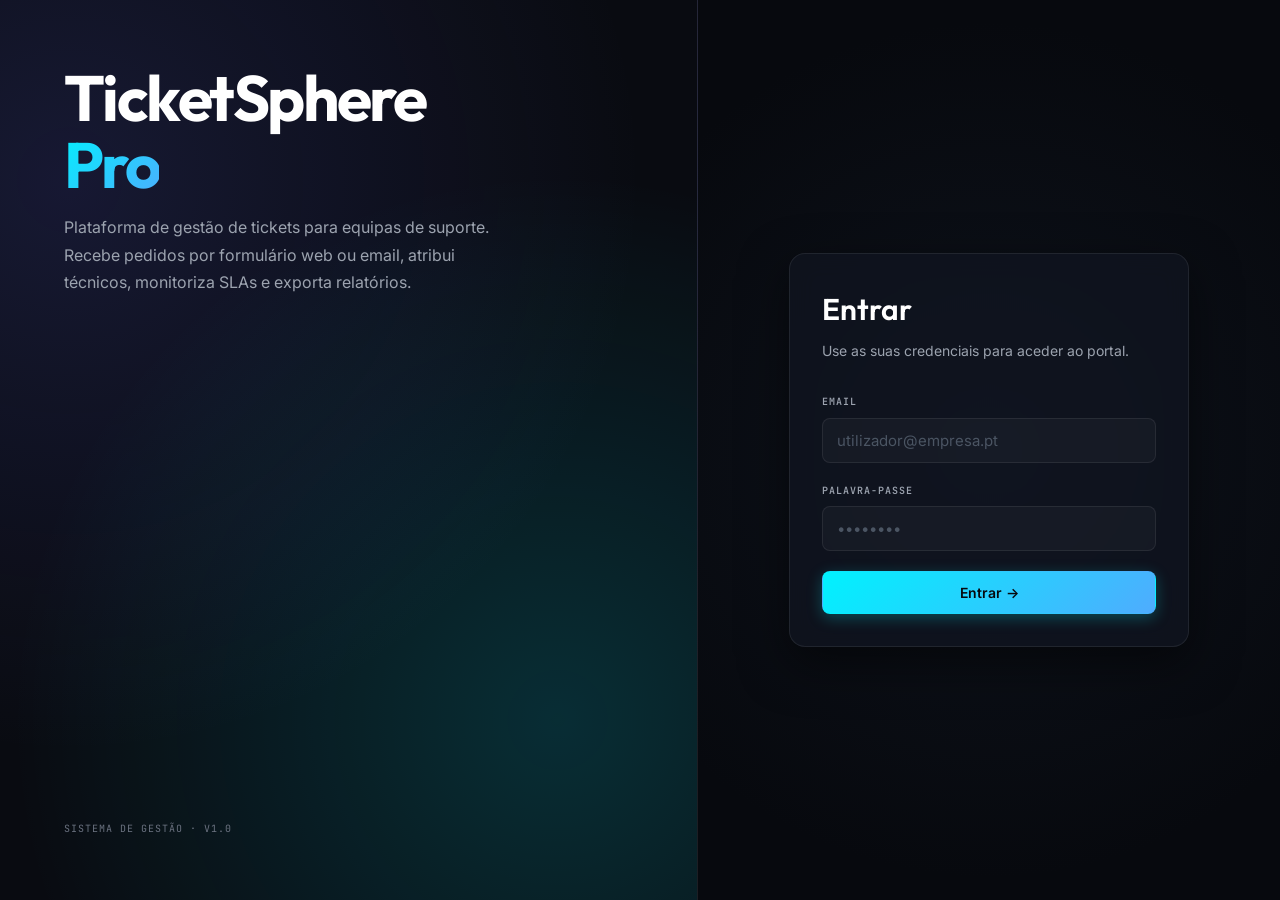
<file: frontend/index.html>
<!DOCTYPE html>
<html lang="pt">
<head>
  <meta charset="UTF-8">
  <meta name="viewport" content="width=device-width, initial-scale=1.0">
  <title>TicketSphere · Sistema de Gestão de Tickets</title>
  <link rel="icon" href="data:,">
  <link rel="manifest" href="/manifest.json">
  <meta name="theme-color" content="#2563EB">
  <meta name="description" content="Plataforma de helpdesk para gestão de tickets de suporte">
  <meta name="apple-mobile-web-app-capable" content="yes">
  <meta name="mobile-web-app-capable" content="yes">
  <meta name="apple-mobile-web-app-status-bar-style" content="black-translucent">
  <meta name="apple-mobile-web-app-title" content="Helpdesk">
  <link rel="apple-touch-icon" href="data:image/svg+xml,<svg xmlns='http://www.w3.org/2000/svg' viewBox='0 0 180 180'><rect fill='%232563EB' width='180' height='180'/><text x='90' y='100' font-size='80' fill='%23fff' text-anchor='middle' font-weight='bold'>H</text></svg>">
  <link rel="preconnect" href="https://fonts.googleapis.com">
  <link rel="preconnect" href="https://fonts.gstatic.com" crossorigin>
  <link href="https://fonts.googleapis.com/css2?family=Fraunces:opsz,wght@9..144,500;9..144,700&family=JetBrains+Mono:wght@400;600&family=Inter:wght@400;500;600;700&display=swap" rel="stylesheet">
  <link rel="stylesheet" href="src/assets/styles.css">
</head>
<body>
  <div id="app"></div>

  <!-- Local offline-ready UMD builds (preventing CDN loading failures) -->
  <script src="src/assets/vue.global.prod.js"></script>
  <script src="src/assets/vue-router.global.prod.js"></script>
  <script src="src/assets/chart.umd.min.js"></script>

  <script type="module" src="src/main.js"></script>

  <script>
    // Registar Service Worker para PWA
    if ('serviceWorker' in navigator) {
      window.addEventListener('load', () => {
        navigator.serviceWorker.register('/service-worker.js')
          .then(reg => console.log('✓ Service Worker registado'))
          .catch(err => console.log('Erro ao registar SW:', err));
      });
    }

    // Detectar prompt de instalação nativa
    let deferredPrompt;
    window.addEventListener('beforeinstallprompt', (e) => {
      e.preventDefault();
      deferredPrompt = e;
      window.dispatchEvent(new CustomEvent('pwa-prompt-ready'));
    });

    window.addEventListener('appinstalled', () => {
      deferredPrompt = null;
      console.log('✓ PWA instalada');
    });

    // Expor função de instalação global
    window.installPWA = async function() {
      if (deferredPrompt) {
        deferredPrompt.prompt();
        const { outcome } = await deferredPrompt.userChoice;
        console.log(`Instalação: ${outcome}`);
        deferredPrompt = null;
      }
    };
  </script>
</body>
</html>
</file>
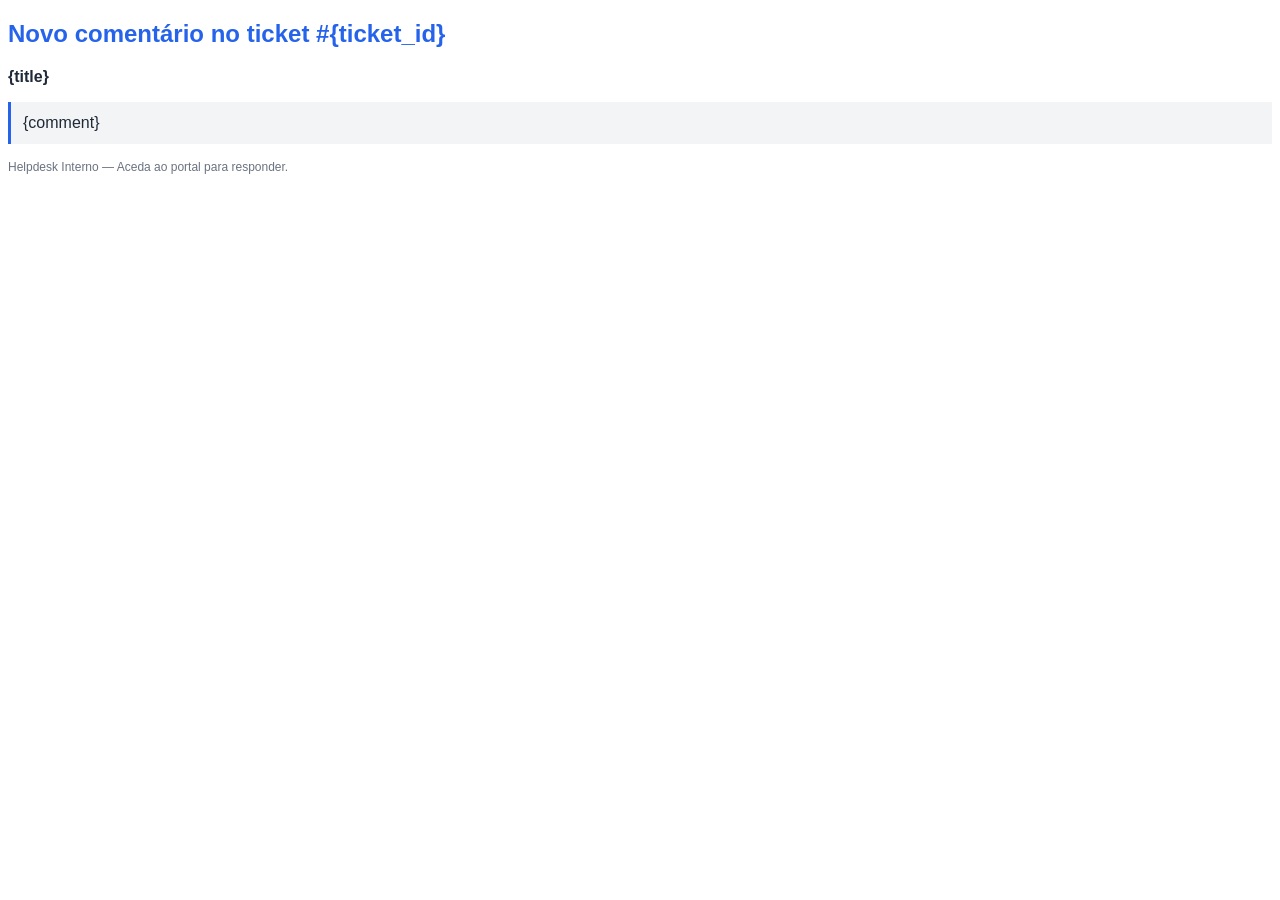
<file: backend/app/templates/new_comment.html>
<!DOCTYPE html>
<html><body style="font-family: Arial, sans-serif; color: #1f2937;">
  <h2 style="color: #2563eb;">Novo comentário no ticket #{ticket_id}</h2>
  <p><strong>{title}</strong></p>
  <p style="background: #f3f4f6; padding: 12px; border-left: 3px solid #2563eb;">{comment}</p>
  <p style="color: #6b7280; font-size: 12px;">Helpdesk Interno — Aceda ao portal para responder.</p>
</body></html>
</file>
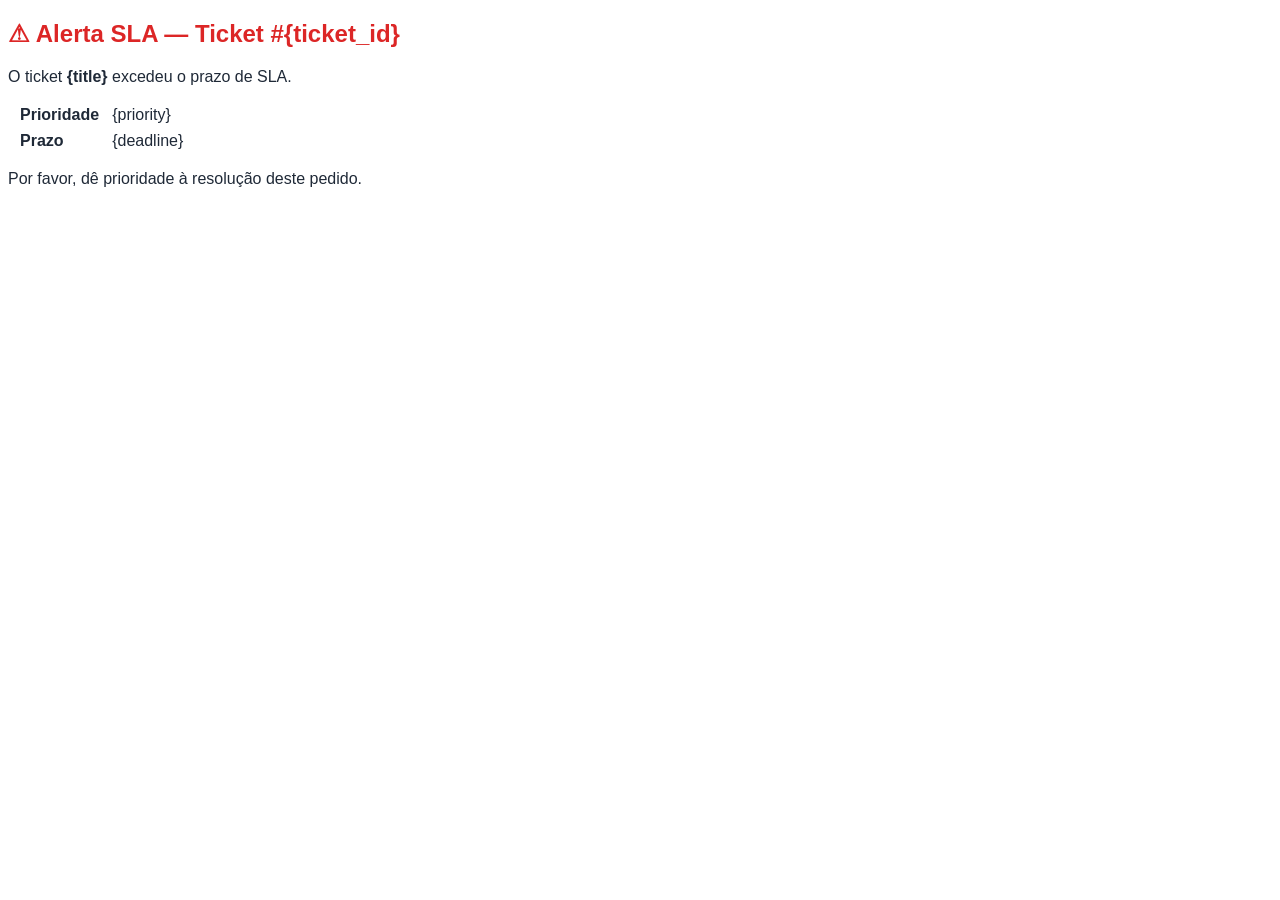
<file: backend/app/templates/sla_breach.html>
<!DOCTYPE html>
<html><body style="font-family: Arial, sans-serif; color: #1f2937;">
  <h2 style="color: #dc2626;">⚠ Alerta SLA — Ticket #{ticket_id}</h2>
  <p>O ticket <strong>{title}</strong> excedeu o prazo de SLA.</p>
  <table style="border-collapse: collapse; margin: 16px 0;">
    <tr><td style="padding: 4px 12px; font-weight: bold;">Prioridade</td><td>{priority}</td></tr>
    <tr><td style="padding: 4px 12px; font-weight: bold;">Prazo</td><td>{deadline}</td></tr>
  </table>
  <p>Por favor, dê prioridade à resolução deste pedido.</p>
</body></html>
</file>
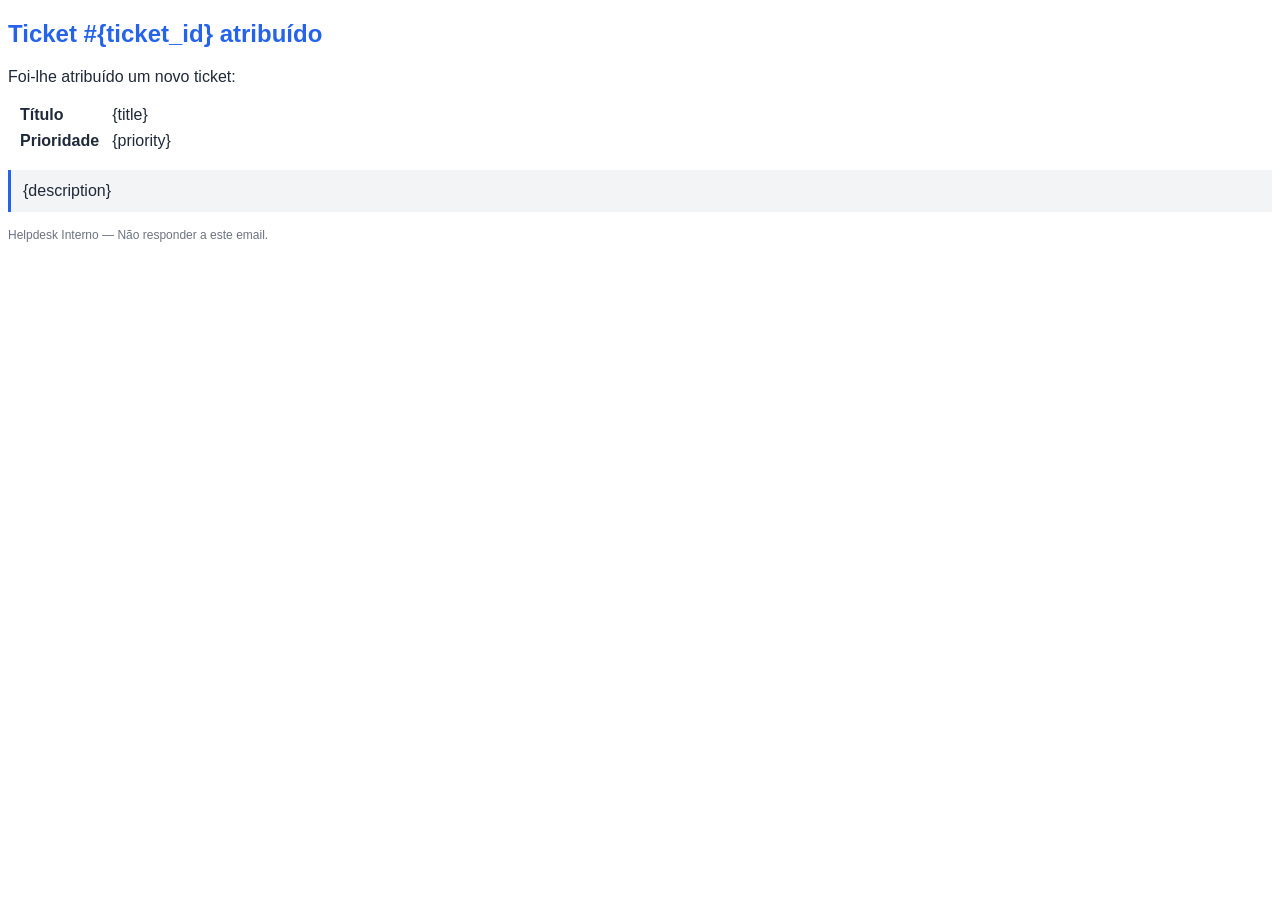
<file: backend/app/templates/ticket_assigned.html>
<!DOCTYPE html>
<html><body style="font-family: Arial, sans-serif; color: #1f2937;">
  <h2 style="color: #2563eb;">Ticket #{ticket_id} atribuído</h2>
  <p>Foi-lhe atribuído um novo ticket:</p>
  <table style="border-collapse: collapse; margin: 16px 0;">
    <tr><td style="padding: 4px 12px; font-weight: bold;">Título</td><td>{title}</td></tr>
    <tr><td style="padding: 4px 12px; font-weight: bold;">Prioridade</td><td>{priority}</td></tr>
  </table>
  <p style="background: #f3f4f6; padding: 12px; border-left: 3px solid #2563eb;">{description}</p>
  <p style="color: #6b7280; font-size: 12px;">Helpdesk Interno — Não responder a este email.</p>
</body></html>
</file>
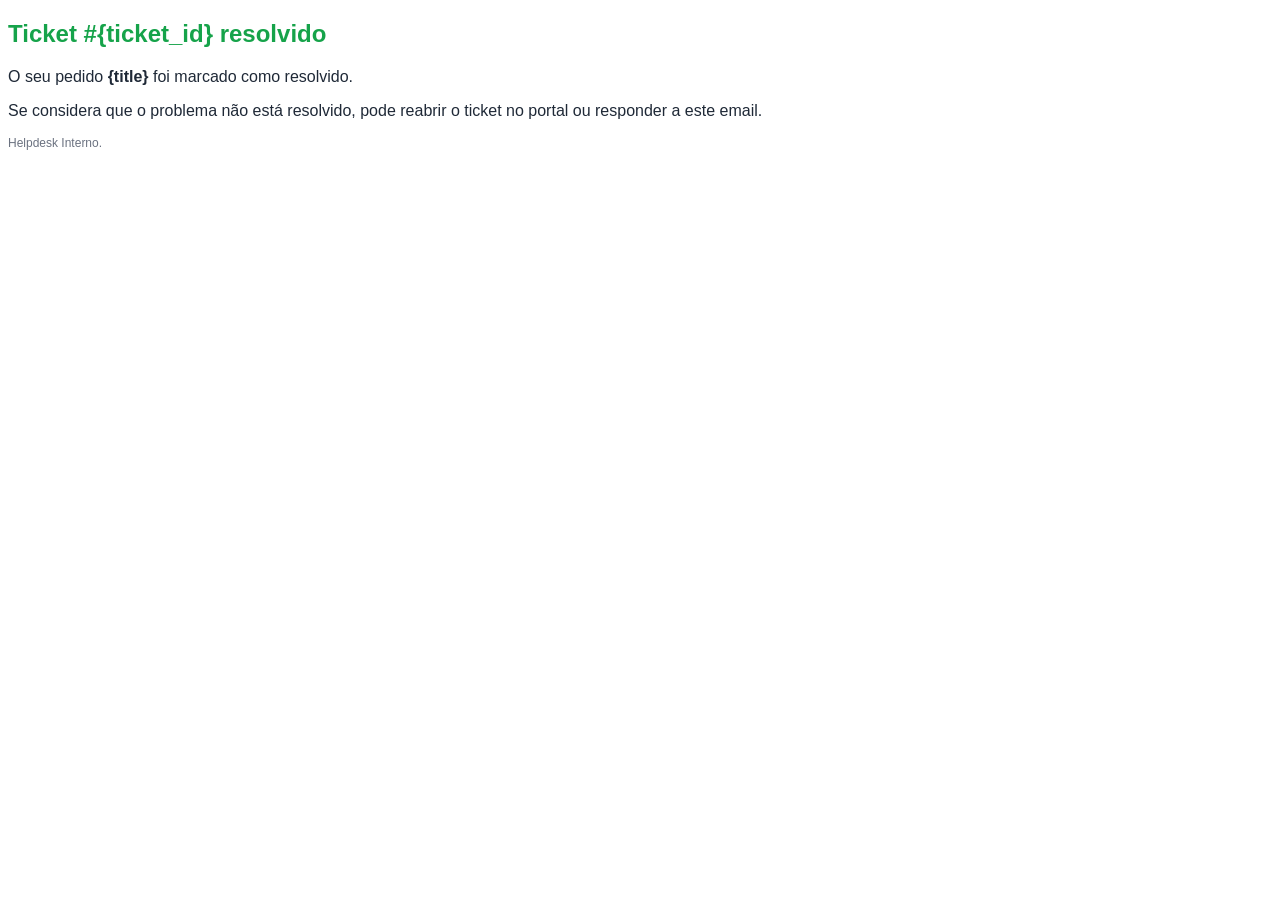
<file: backend/app/templates/ticket_resolved.html>
<!DOCTYPE html>
<html><body style="font-family: Arial, sans-serif; color: #1f2937;">
  <h2 style="color: #16a34a;">Ticket #{ticket_id} resolvido</h2>
  <p>O seu pedido <strong>{title}</strong> foi marcado como resolvido.</p>
  <p>Se considera que o problema não está resolvido, pode reabrir o ticket no portal ou responder a este email.</p>
  <p style="color: #6b7280; font-size: 12px;">Helpdesk Interno.</p>
</body></html>
</file>
<file: frontend/src/assets/styles.css>
/* ============================================================
   Sistema de Gestão de Tickets — Aero-Dark Glassmorphism
   Aesthetic: high-end developer dashboard. Outfit/Inter + Mono.
   Palette: deep space obsidian, translucent glass, neon cyan.
   ============================================================ */

@import url('https://fonts.googleapis.com/css2?family=Outfit:wght@400;500;600;700&family=Inter:wght@400;500;600;700&family=JetBrains+Mono:wght@400;600&display=swap');

:root {
  /* Surfaces & Ink */
  --bg: #07090e;
  --bg-elev: #0e111a;
  --surface: rgba(18, 22, 35, 0.65);
  --surface-hover: rgba(26, 32, 50, 0.8);
  --border: rgba(255, 255, 255, 0.08);
  --border-strong: rgba(255, 255, 255, 0.16);
  --ink: #f3f4f6;
  --ink-soft: #9ca3af;
  --ink-mute: #6b7280;

  /* Accent - Neon Cyan & Indigo glow */
  --accent: #00f2fe;
  --accent-hover: #4facfe;
  --accent-soft: rgba(0, 242, 254, 0.12);
  --accent-glow: rgba(0, 242, 254, 0.35);

  /* Status Colors (Neon / Pastel) */
  --status-open: #f59e0b;
  --status-progress: #3b82f6;
  --status-awaiting: #d946ef;
  --status-resolved: #10b981;
  --status-closed: #64748b;

  /* Priority */
  --p-urgent: #ef4444;
  --p-high: #f97316;
  --p-medium: #eab308;
  --p-low: #94a3b8;

  /* SLA Status */
  --sla-ok: #10b981;
  --sla-warning: #f59e0b;
  --sla-breached: #ef4444;

  /* Typography */
  --font-display: "Outfit", "Inter", -apple-system, sans-serif;
  --font-body: "Inter", -apple-system, sans-serif;
  --font-mono: "JetBrains Mono", monospace;

  /* Spacing Scale */
  --s-1: 4px; --s-2: 8px; --s-3: 12px; --s-4: 16px;
  --s-5: 24px; --s-6: 32px; --s-7: 48px; --s-8: 64px;

  --radius: 8px;
  --radius-lg: 16px;
  --shadow-sm: 0 2px 8px rgba(0, 0, 0, 0.2);
  --shadow: 0 8px 32px 0 rgba(0, 0, 0, 0.37);
  --shadow-lg: 0 16px 48px rgba(0, 0, 0, 0.5);
  --glass-blur: blur(12px);
}

* { box-sizing: border-box; margin: 0; padding: 0; }

html, body {
  height: 100%;
  font-family: var(--font-body);
  font-size: 15px;
  line-height: 1.55;
  color: var(--ink);
  background: var(--bg);
  background-image: 
    radial-gradient(at 0% 0%, rgba(99, 102, 241, 0.12) 0px, transparent 50%),
    radial-gradient(at 100% 0%, rgba(0, 242, 254, 0.1) 0px, transparent 50%),
    radial-gradient(at 50% 100%, rgba(15, 23, 42, 0.95) 0px, transparent 70%);
  background-attachment: fixed;
  -webkit-font-smoothing: antialiased;
}

#app { min-height: 100vh; }

a { color: var(--accent); text-decoration: none; transition: color 0.2s; }
a:hover { color: var(--accent-hover); text-decoration: none; }

button {
  font-family: inherit;
  font-size: inherit;
  cursor: pointer;
  border: none;
  background: none;
}

input, textarea, select {
  font-family: inherit;
  font-size: inherit;
  color: inherit;
}

::-webkit-scrollbar { width: 6px; height: 6px; }
::-webkit-scrollbar-track { background: transparent; }
::-webkit-scrollbar-thumb { background: rgba(255, 255, 255, 0.1); border-radius: 99px; }
::-webkit-scrollbar-thumb:hover { background: var(--accent); }

/* ============================================================
   LAYOUT: shell, sidebar, header, content
   ============================================================ */

.shell {
  display: grid;
  grid-template-columns: 280px 1fr;
  min-height: 100vh;
}

.sidebar {
  background: rgba(10, 12, 22, 0.75);
  backdrop-filter: var(--glass-blur);
  -webkit-backdrop-filter: var(--glass-blur);
  border-right: 1px solid var(--border);
  color: #f3f4f6;
  padding: var(--s-6) var(--s-5);
  display: flex;
  flex-direction: column;
  position: sticky;
  top: 0;
  height: 100vh;
  z-index: 10;
}

.brand {
  font-family: var(--font-display);
  font-weight: 700;
  font-size: 28px;
  line-height: 1.1;
  letter-spacing: -0.03em;
  margin-bottom: var(--s-2);
  background: linear-gradient(135deg, #00f2fe, #4facfe);
  -webkit-background-clip: text;
  -webkit-text-fill-color: transparent;
}
.brand-sub {
  font-family: var(--font-mono);
  font-size: 10px;
  letter-spacing: 0.12em;
  text-transform: uppercase;
  color: var(--ink-mute);
  margin-bottom: var(--s-7);
}

.nav { display: flex; flex-direction: column; gap: 6px; flex: 1; }
.nav-item {
  display: flex;
  align-items: center;
  gap: var(--s-3);
  padding: 12px var(--s-4);
  color: var(--ink-soft);
  font-weight: 500;
  border-radius: var(--radius);
  transition: all 0.25s ease;
  border: 1px solid transparent;
}
.nav-item:hover { 
  background: rgba(255, 255, 255, 0.05); 
  color: #fff; 
  border-color: rgba(255,255,255,0.05);
}
.nav-item.active {
  background: var(--accent-soft);
  color: var(--accent);
  border-color: rgba(0, 242, 254, 0.2);
  box-shadow: 0 0 15px rgba(0, 242, 254, 0.05);
}
.nav-icon { font-size: 16px; width: 18px; text-align: center; }

.nav-section {
  font-family: var(--font-mono);
  font-size: 10px;
  letter-spacing: 0.1em;
  text-transform: uppercase;
  color: #4b5563;
  padding: var(--s-5) var(--s-4) var(--s-2);
}

.sidebar-footer {
  padding-top: var(--s-5);
  border-top: 1px solid var(--border);
  font-size: 13px;
}
.sidebar-user {
  font-family: var(--font-display);
  font-weight: 600;
  color: #fff;
  margin-bottom: 2px;
}
.sidebar-role {
  font-family: var(--font-mono);
  font-size: 9px;
  letter-spacing: 0.08em;
  text-transform: uppercase;
  color: var(--accent);
  margin-bottom: var(--s-3);
}
.sidebar-logout {
  font-size: 12px;
  color: var(--ink-mute);
  text-decoration: none;
  cursor: pointer;
  transition: color 0.2s;
}
.sidebar-logout:hover { color: #ef4444; }

.main {
  padding: var(--s-6) var(--s-7);
  max-width: 1500px;
  width: 100%;
  animation: fadeIn 0.4s ease-out;
}

.page-header {
  display: flex;
  align-items: center;
  justify-content: space-between;
  margin-bottom: var(--s-6);
  padding-bottom: var(--s-4);
  border-bottom: 1px solid var(--border);
}
.page-title {
  font-family: var(--font-display);
  font-size: 34px;
  font-weight: 600;
  letter-spacing: -0.02em;
  line-height: 1.1;
  color: #fff;
}
.page-subtitle {
  font-family: var(--font-mono);
  font-size: 10px;
  letter-spacing: 0.08em;
  text-transform: uppercase;
  color: var(--ink-soft);
  margin-top: var(--s-1);
}

/* ============================================================
   LOGIN PAGE
   ============================================================ */

.login-screen {
  min-height: 100vh;
  display: grid;
  grid-template-columns: 1.2fr 1fr;
  background: var(--bg);
}
@media (max-width: 900px) {
  .login-screen { grid-template-columns: 1fr; }
  .login-aside { display: none; }
}
.login-aside {
  background: #090b11;
  background-image: 
    radial-gradient(circle at 10% 20%, rgba(99, 102, 241, 0.15) 0%, transparent 60%),
    radial-gradient(circle at 80% 80%, rgba(0, 242, 254, 0.15) 0%, transparent 60%);
  padding: var(--s-8);
  display: flex;
  flex-direction: column;
  justify-content: space-between;
  position: relative;
  border-right: 1px solid var(--border);
}
.login-aside-content { position: relative; z-index: 1; }
.login-aside h1 {
  font-family: var(--font-display);
  font-size: 64px;
  line-height: 1.05;
  font-weight: 700;
  letter-spacing: -0.04em;
  margin-bottom: var(--s-4);
  color: #fff;
}
.login-aside h1 em {
  font-style: normal;
  background: linear-gradient(135deg, #00f2fe, #4facfe);
  -webkit-background-clip: text;
  -webkit-text-fill-color: transparent;
}
.login-aside p {
  font-size: 16px;
  line-height: 1.7;
  color: var(--ink-soft);
  max-width: 460px;
}
.login-aside-foot {
  font-family: var(--font-mono);
  font-size: 10px;
  letter-spacing: 0.1em;
  text-transform: uppercase;
  color: var(--ink-mute);
}

.login-form-wrap {
  display: flex;
  align-items: center;
  justify-content: center;
  padding: var(--s-7);
  background: radial-gradient(circle at 50% 50%, rgba(30, 41, 59, 0.3) 0%, transparent 80%);
}
.login-card {
  width: 100%;
  max-width: 400px;
  background: var(--surface);
  border: 1px solid var(--border);
  border-radius: var(--radius-lg);
  padding: var(--s-6);
  backdrop-filter: var(--glass-blur);
  -webkit-backdrop-filter: var(--glass-blur);
  box-shadow: var(--shadow-lg);
}
.login-card h2 {
  font-family: var(--font-display);
  font-size: 30px;
  font-weight: 600;
  margin-bottom: var(--s-2);
  color: #fff;
}
.login-card .muted {
  color: var(--ink-soft);
  font-size: 14px;
  margin-bottom: var(--s-6);
}

.login-help {
  margin-top: var(--s-5);
  padding: var(--s-4);
  background: rgba(0, 0, 0, 0.25);
  border: 1px solid var(--border);
  border-radius: var(--radius);
  font-size: 12px;
  color: var(--ink-soft);
  font-family: var(--font-mono);
  line-height: 1.8;
}
.login-help strong { color: var(--accent); }
.login-help a {
  color: #fff;
  border-bottom: 1px dashed rgba(255,255,255,0.3);
}
.login-help a:hover {
  color: var(--accent);
  border-bottom-color: var(--accent);
  text-decoration: none;
}

/* ============================================================
   FORMS & INPUTS
   ============================================================ */

.field { margin-bottom: 20px; }
.field-label {
  display: block;
  font-family: var(--font-mono);
  font-size: 10px;
  letter-spacing: 0.1em;
  text-transform: uppercase;
  color: var(--ink-soft);
  margin-bottom: var(--s-2);
  font-weight: 600;
}

.input, .select, .textarea {
  width: 100%;
  padding: 12px 14px;
  border: 1px solid var(--border);
  border-radius: var(--radius);
  background: rgba(255, 255, 255, 0.03);
  color: #fff;
  transition: all 0.2s ease;
}
.input:focus, .select:focus, .textarea:focus {
  outline: none;
  border-color: var(--accent);
  background: rgba(255, 255, 255, 0.05);
  box-shadow: 0 0 15px rgba(0, 242, 254, 0.25);
}
.input::placeholder, .textarea::placeholder { color: #4b5563; }
.textarea { min-height: 120px; resize: vertical; }

.select option { background: var(--bg-elev); color: #fff; }

/* ============================================================
   BUTTONS
   ============================================================ */

.btn {
  display: inline-flex;
  align-items: center;
  justify-content: center;
  gap: var(--s-2);
  padding: 12px 20px;
  border-radius: var(--radius);
  font-weight: 600;
  font-size: 14px;
  transition: all 0.25s ease;
  border: 1px solid transparent;
  white-space: nowrap;
}
.btn-primary {
  background: var(--ink);
  color: var(--bg);
}
.btn-primary:hover { background: #fff; transform: translateY(-1px); }

.btn-secondary {
  background: rgba(255, 255, 255, 0.05);
  color: #f3f4f6;
  border-color: var(--border);
}
.btn-secondary:hover { 
  background: rgba(255, 255, 255, 0.1); 
  border-color: rgba(255,255,255,0.2); 
  transform: translateY(-1px);
}

.btn-accent {
  background: linear-gradient(135deg, #00f2fe, #4facfe);
  color: #07090e;
  box-shadow: 0 4px 15px rgba(0, 242, 254, 0.25);
}
.btn-accent:hover { 
  box-shadow: 0 4px 20px rgba(0, 242, 254, 0.45); 
  transform: translateY(-1px); 
}

.btn-ghost {
  background: transparent;
  color: var(--ink-soft);
}
.btn-ghost:hover { color: #fff; background: rgba(255, 255, 255, 0.05); }

.btn-danger { color: var(--p-urgent); border-color: rgba(239, 68, 68, 0.2); background: rgba(239, 68, 68, 0.05); }
.btn-danger:hover { background: rgba(239, 68, 68, 0.15); border-color: var(--p-urgent); }

.btn-sm { padding: 8px 14px; font-size: 13px; }
.btn-block { width: 100%; }
.btn:disabled { opacity: 0.4; cursor: not-allowed; transform: none !important; box-shadow: none !important; }

/* ============================================================
   METRICS & CARDS
   ============================================================ */

.panel {
  background: var(--surface);
  border: 1px solid var(--border);
  border-radius: var(--radius-lg);
  padding: var(--s-5);
  backdrop-filter: var(--glass-blur);
  -webkit-backdrop-filter: var(--glass-blur);
  box-shadow: var(--shadow);
}

.metric-grid {
  display: grid;
  grid-template-columns: repeat(auto-fit, minmax(220px, 1fr));
  gap: var(--s-4);
  margin-bottom: var(--s-5);
}

.metric {
  background: var(--surface);
  border: 1px solid var(--border);
  border-radius: var(--radius-lg);
  padding: var(--s-5);
  position: relative;
  overflow: hidden;
  backdrop-filter: var(--glass-blur);
  -webkit-backdrop-filter: var(--glass-blur);
  box-shadow: var(--shadow-sm);
  transition: transform 0.25s, border-color 0.25s;
}
.metric:hover {
  transform: translateY(-2px);
  border-color: rgba(255, 255, 255, 0.15);
}
.metric::before {
  content: "";
  position: absolute;
  top: 0; left: 0;
  width: 100%;
  height: 3px;
  background: linear-gradient(90deg, #00f2fe, #4facfe);
}
.metric-label {
  font-family: var(--font-mono);
  font-size: 10px;
  letter-spacing: 0.12em;
  text-transform: uppercase;
  color: var(--ink-soft);
  margin-bottom: var(--s-2);
}
.metric-value {
  font-family: var(--font-display);
  font-size: 38px;
  font-weight: 700;
  letter-spacing: -0.02em;
  line-height: 1;
  color: #fff;
}
.metric-unit {
  font-size: 14px;
  font-family: var(--font-body);
  font-weight: 400;
  color: var(--ink-soft);
  margin-left: var(--s-1);
}
.metric.danger::before { background: var(--p-urgent); }
.metric.success::before { background: var(--sla-ok); }
.metric.warn::before { background: var(--sla-warning); }

/* ============================================================
   TABLE & TOOLBAR
   ============================================================ */

.list-toolbar {
  display: flex;
  gap: var(--s-3);
  flex-wrap: wrap;
  margin-bottom: var(--s-5);
  align-items: center;
  background: rgba(255, 255, 255, 0.02);
  padding: 12px;
  border-radius: var(--radius-lg);
  border: 1px solid var(--border);
}
.list-toolbar .input,
.list-toolbar .select { padding: 8px 12px; font-size: 13px; background: rgba(0,0,0,0.2); }
.toolbar-spacer { flex: 1; }

.ticket-table {
  width: 100%;
  border-collapse: collapse;
  background: var(--surface);
  border: 1px solid var(--border);
  border-radius: var(--radius-lg);
  overflow: hidden;
}
.ticket-table th {
  text-align: left;
  padding: 14px var(--s-4);
  font-family: var(--font-mono);
  font-size: 10px;
  letter-spacing: 0.1em;
  text-transform: uppercase;
  color: var(--ink-soft);
  font-weight: 600;
  background: rgba(0, 0, 0, 0.2);
  border-bottom: 1px solid var(--border);
}
.ticket-table td {
  padding: 14px var(--s-4);
  border-bottom: 1px solid var(--border);
  vertical-align: middle;
  color: var(--ink);
}
.ticket-table tr:last-child td { border-bottom: none; }
.ticket-table tr.clickable { cursor: pointer; transition: all 0.2s; }
.ticket-table tr.clickable:hover { background: rgba(255,255,255,0.03); }

.ticket-id {
  font-family: var(--font-mono);
  font-size: 12px;
  color: var(--accent);
  font-weight: 600;
}
.ticket-title-cell { font-weight: 500; max-width: 360px; color: #fff; }
.ticket-title-cell .source-tag {
  display: inline-block;
  font-family: var(--font-mono);
  font-size: 9px;
  letter-spacing: 0.08em;
  text-transform: uppercase;
  color: var(--accent-hover);
  margin-left: var(--s-2);
  padding: 2px 6px;
  background: var(--accent-soft);
  border-radius: 4px;
}

/* ============================================================
   PILLS
   ============================================================ */

.pill {
  display: inline-flex;
  align-items: center;
  gap: 6px;
  padding: 4px 10px;
  border-radius: 99px;
  font-size: 10px;
  font-weight: 600;
  letter-spacing: 0.05em;
  text-transform: uppercase;
  font-family: var(--font-mono);
}
.pill::before {
  content: "";
  width: 5px;
  height: 5px;
  border-radius: 50%;
  background: currentColor;
}

.pill-open      { color: var(--status-open); background: rgba(245, 158, 11, 0.12); border: 1px solid rgba(245, 158, 11, 0.2); }
.pill-in_progress { color: var(--status-progress); background: rgba(59, 130, 246, 0.12); border: 1px solid rgba(59, 130, 246, 0.2); }
.pill-awaiting  { color: var(--status-awaiting); background: rgba(217, 70, 239, 0.12); border: 1px solid rgba(217, 70, 239, 0.2); }
.pill-resolved  { color: var(--status-resolved); background: rgba(16, 185, 129, 0.12); border: 1px solid rgba(16, 185, 129, 0.2); }
.pill-closed    { color: var(--status-closed); background: rgba(100, 116, 139, 0.12); border: 1px solid rgba(100, 116, 139, 0.2); }

.pill-urgent    { color: var(--p-urgent); background: rgba(239, 68, 68, 0.12); border: 1px solid rgba(239, 68, 68, 0.2); }
.pill-high      { color: var(--p-high); background: rgba(249, 115, 22, 0.12); border: 1px solid rgba(249, 115, 22, 0.2); }
.pill-medium    { color: var(--p-medium); background: rgba(234, 179, 8, 0.12); border: 1px solid rgba(234, 179, 8, 0.2); }
.pill-low       { color: var(--p-low); background: rgba(148, 163, 184, 0.12); border: 1px solid rgba(148, 163, 184, 0.2); }

/* ============================================================
   SLA countdown
   ============================================================ */

.sla-dot {
  display: inline-block;
  width: 10px;
  height: 10px;
  border-radius: 50%;
  position: relative;
}
.sla-dot.ok        { background: var(--sla-ok); box-shadow: 0 0 8px var(--sla-ok); }
.sla-dot.warning   { background: var(--sla-warning); box-shadow: 0 0 8px var(--sla-warning); }
.sla-dot.breached  { background: var(--sla-breached); box-shadow: 0 0 10px var(--sla-breached); animation: pulseSla 1.8s infinite; }

.sla-cell {
  display: flex;
  align-items: center;
  gap: var(--s-2);
}
.sla-text {
  font-family: var(--font-mono);
  font-size: 11px;
  font-weight: 500;
}
.sla-text.ok { color: var(--sla-ok); }
.sla-text.warning { color: var(--sla-warning); }
.sla-text.breached { color: var(--sla-breached); font-weight: 600; }

@keyframes pulseSla {
  0% { transform: scale(1); opacity: 1; }
  50% { transform: scale(1.2); opacity: 0.5; }
  100% { transform: scale(1); opacity: 1; }
}

/* ============================================================
   KANBAN BOARD VIEW
   ============================================================ */

.kanban-board {
  display: grid;
  grid-template-columns: repeat(5, 1fr);
  gap: var(--s-3);
  align-items: start;
  min-height: 580px;
  overflow-x: auto;
  padding-bottom: var(--s-4);
}
@media (max-width: 1200px) {
  .kanban-board { grid-template-columns: repeat(5, 300px); }
}

.kanban-col {
  background: rgba(0, 0, 0, 0.25);
  border: 1px solid var(--border);
  border-radius: var(--radius-lg);
  padding: 12px;
  display: flex;
  flex-direction: column;
  gap: 10px;
  min-height: 500px;
}
.kanban-col-header {
  display: flex;
  justify-content: space-between;
  align-items: center;
  padding-bottom: 8px;
  border-bottom: 1px solid var(--border);
  margin-bottom: 4px;
}
.kanban-col-title {
  font-family: var(--font-display);
  font-size: 14px;
  font-weight: 600;
  color: #fff;
  text-transform: capitalize;
}
.kanban-col-count {
  font-family: var(--font-mono);
  font-size: 11px;
  background: rgba(255,255,255,0.06);
  padding: 2px 6px;
  border-radius: 4px;
  color: var(--ink-soft);
}

.kanban-card {
  background: var(--surface);
  border: 1px solid var(--border);
  border-radius: var(--radius);
  padding: 12px;
  box-shadow: var(--shadow-sm);
  cursor: pointer;
  transition: all 0.2s ease;
  position: relative;
  overflow: hidden;
}
.kanban-card:hover {
  transform: translateY(-2px);
  border-color: rgba(255, 255, 255, 0.15);
  background: var(--surface-hover);
}
.kanban-card-title {
  font-size: 13px;
  font-weight: 600;
  color: #fff;
  margin-bottom: 8px;
  line-height: 1.4;
  overflow: hidden;
  text-overflow: ellipsis;
  display: -webkit-box;
  -webkit-line-clamp: 2;
  -webkit-box-orient: vertical;
}
.kanban-card-meta {
  display: flex;
  justify-content: space-between;
  align-items: center;
  font-size: 11px;
  color: var(--ink-soft);
  margin-top: 8px;
}
.kanban-card-foot {
  display: flex;
  justify-content: space-between;
  align-items: center;
  margin-top: 10px;
  padding-top: 8px;
  border-top: 1px dashed var(--border);
}
.kanban-card-actions {
  display: flex;
  gap: 2px;
}
.kanban-btn {
  padding: 4px 6px;
  font-size: 10px;
  background: rgba(255,255,255,0.05);
  border-radius: 3px;
  color: var(--ink-soft);
  border: 1px solid var(--border);
  transition: all 0.15s;
}
.kanban-btn:hover {
  background: var(--accent-soft);
  color: var(--accent);
  border-color: rgba(0, 242, 254, 0.2);
}

/* ---- Drag & Drop (Kanban) ---- */
.kanban-card[draggable="true"] { cursor: grab; }
.kanban-card[draggable="true"]:active { cursor: grabbing; }
.kanban-card.dragging {
  opacity: 0.4;
  border-style: dashed;
  transform: rotate(1.5deg);
}
.kanban-col.drag-over {
  border-color: var(--accent);
  background: var(--accent-soft);
  box-shadow: inset 0 0 0 1px var(--accent);
}
.kanban-col.drag-invalid {
  border-color: rgba(239, 68, 68, 0.5);
  background: rgba(239, 68, 68, 0.06);
}
.kanban-hint {
  font-size: 11px;
  color: var(--ink-soft);
  font-family: var(--font-mono);
  margin-bottom: 8px;
}

/* ============================================================
   DETAIL PAGE & TIMELINE
   ============================================================ */

.detail-grid {
  display: grid;
  grid-template-columns: 1fr 340px;
  gap: var(--s-5);
}
@media (max-width: 1024px) {
  .detail-grid { grid-template-columns: 1fr; }
}

.detail-title {
  font-family: var(--font-display);
  font-size: 30px;
  font-weight: 600;
  line-height: 1.2;
  letter-spacing: -0.02em;
  margin-bottom: var(--s-2);
  color: #fff;
}
.detail-meta {
  display: flex;
  gap: 12px;
  flex-wrap: wrap;
  align-items: center;
  margin-bottom: var(--s-5);
  padding-bottom: var(--s-4);
  border-bottom: 1px solid var(--border);
}

.detail-section { margin-bottom: var(--s-6); }
.detail-section-title {
  font-family: var(--font-mono);
  font-size: 11px;
  letter-spacing: 0.1em;
  text-transform: uppercase;
  color: var(--ink-soft);
  margin-bottom: var(--s-3);
  font-weight: 700;
}
.detail-description {
  background: rgba(255, 255, 255, 0.02);
  border: 1px solid var(--border);
  border-left: 3px solid var(--accent);
  border-radius: var(--radius);
  padding: 16px;
  white-space: pre-wrap;
  line-height: 1.7;
  color: #e5e7eb;
}

.comment {
  background: rgba(255, 255, 255, 0.02);
  border: 1px solid var(--border);
  border-radius: var(--radius);
  padding: 14px var(--s-4);
  margin-bottom: 12px;
  position: relative;
}
.comment.internal {
  background: rgba(245, 158, 11, 0.03);
  border-color: rgba(245, 158, 11, 0.2);
}
.comment-head {
  display: flex;
  justify-content: space-between;
  align-items: center;
  margin-bottom: var(--s-2);
}
.comment-author { font-weight: 600; color: #fff; }
.comment-author .tag-internal {
  font-family: var(--font-mono);
  font-size: 9px;
  letter-spacing: 0.08em;
  text-transform: uppercase;
  color: var(--p-high);
  margin-left: var(--s-2);
  padding: 1px 5px;
  background: rgba(249, 115, 22, 0.15);
  border: 1px solid rgba(249, 115, 22, 0.2);
  border-radius: 4px;
}
.comment-time { font-family: var(--font-mono); font-size: 11px; color: var(--ink-mute); }
.comment-body { white-space: pre-wrap; line-height: 1.65; color: #e5e7eb; }

.history-list { font-family: var(--font-mono); font-size: 12px; }
.history-row {
  display: flex;
  gap: var(--s-3);
  padding: 8px 0;
  border-bottom: 1px dashed var(--border);
  color: var(--ink-soft);
}
.history-row:last-child { border-bottom: none; }
.history-time { color: var(--ink-mute); min-width: 140px; }

.aside-block {
  background: var(--surface);
  border: 1px solid var(--border);
  border-radius: var(--radius-lg);
  padding: var(--s-4);
  margin-bottom: var(--s-4);
  backdrop-filter: var(--glass-blur);
  -webkit-backdrop-filter: var(--glass-blur);
}
.aside-block h3 {
  font-family: var(--font-mono);
  font-size: 10px;
  letter-spacing: 0.12em;
  text-transform: uppercase;
  color: var(--ink-soft);
  margin-bottom: var(--s-3);
  font-weight: 700;
  border-bottom: 1px solid var(--border);
  padding-bottom: 6px;
}
.aside-row {
  display: flex;
  justify-content: space-between;
  padding: 8px 0;
  border-bottom: 1px solid var(--border);
  font-size: 13px;
}
.aside-row:last-child { border-bottom: none; }
.aside-row .lbl { color: var(--ink-soft); }
.aside-row .val { font-weight: 500; color: #fff; }

/* ============================================================
   DRAWER / BACKDROP
   ============================================================ */

.drawer-backdrop {
  position: fixed;
  inset: 0;
  background: rgba(7, 9, 14, 0.6);
  backdrop-filter: blur(4px);
  -webkit-backdrop-filter: blur(4px);
  z-index: 90;
  animation: fadeIn 0.15s ease;
}
.drawer {
  position: fixed;
  top: 0;
  right: 0;
  bottom: 0;
  width: 480px;
  max-width: 100%;
  background: #0e111a;
  border-left: 1px solid var(--border);
  z-index: 100;
  box-shadow: var(--shadow-lg);
  padding: var(--s-6);
  overflow-y: auto;
  animation: slideIn 0.2s ease-out;
}
.drawer h2 {
  font-family: var(--font-display);
  font-size: 26px;
  font-weight: 600;
  color: #fff;
  margin-bottom: var(--s-5);
}

@keyframes fadeIn { from { opacity: 0; } to { opacity: 1; } }
@keyframes slideIn { from { transform: translateX(100%); } to { transform: none; } }

/* ============================================================
   DASHBOARD & CHARTS
   ============================================================ */

.dashboard-grid {
  display: grid;
  grid-template-columns: 1.8fr 1fr;
  gap: var(--s-5);
  margin-bottom: var(--s-5);
}
@media (max-width: 1024px) {
  .dashboard-grid { grid-template-columns: 1fr; }
}
.chart-card {
  background: var(--surface);
  border: 1px solid var(--border);
  border-radius: var(--radius-lg);
  padding: var(--s-5);
  backdrop-filter: var(--glass-blur);
  -webkit-backdrop-filter: var(--glass-blur);
  box-shadow: var(--shadow);
}
.chart-card h3 {
  font-family: var(--font-display);
  font-size: 18px;
  font-weight: 600;
  color: #fff;
  margin-bottom: var(--s-4);
}
.chart-wrap { position: relative; height: 280px; }

/* ============================================================
   UTILITY & STATES
   ============================================================ */

.empty-state {
  text-align: center;
  padding: var(--s-7) var(--s-4);
  color: var(--ink-soft);
}
.empty-state-title {
  font-family: var(--font-display);
  font-size: 22px;
  color: #fff;
  margin-bottom: var(--s-2);
}

.alert {
  padding: 12px var(--s-4);
  border-radius: var(--radius);
  margin-bottom: var(--s-4);
  font-size: 14px;
  backdrop-filter: blur(4px);
}
.alert-error { background: rgba(239, 68, 68, 0.1); color: #fca5a5; border: 1px solid rgba(239, 68, 68, 0.2); }
.alert-success { background: rgba(16, 185, 129, 0.1); color: #6ee7b7; border: 1px solid rgba(16, 185, 129, 0.2); }
.alert-info { background: rgba(59, 130, 246, 0.1); color: #93c5fd; border: 1px solid rgba(59, 130, 246, 0.2); }

.spinner {
  display: inline-block;
  width: 18px;
  height: 18px;
  border: 2px solid rgba(255,255,255,0.1);
  border-top-color: var(--accent);
  border-radius: 50%;
  animation: spin 0.8s linear infinite;
}
.spinner-block {
  display: flex;
  align-items: center;
  justify-content: center;
  padding: var(--s-6) 0;
}

@keyframes spin { to { transform: rotate(360deg); } }

/* Utility classes */
.mt-4 { margin-top: var(--s-4); }
.mt-5 { margin-top: var(--s-5); }
.text-mono { font-family: var(--font-mono); }
.text-mute { color: var(--ink-mute); }
.row { display: flex; align-items: center; gap: 8px; }
.row-between { display: flex; align-items: center; justify-content: space-between; gap: 8px; }
</file>
